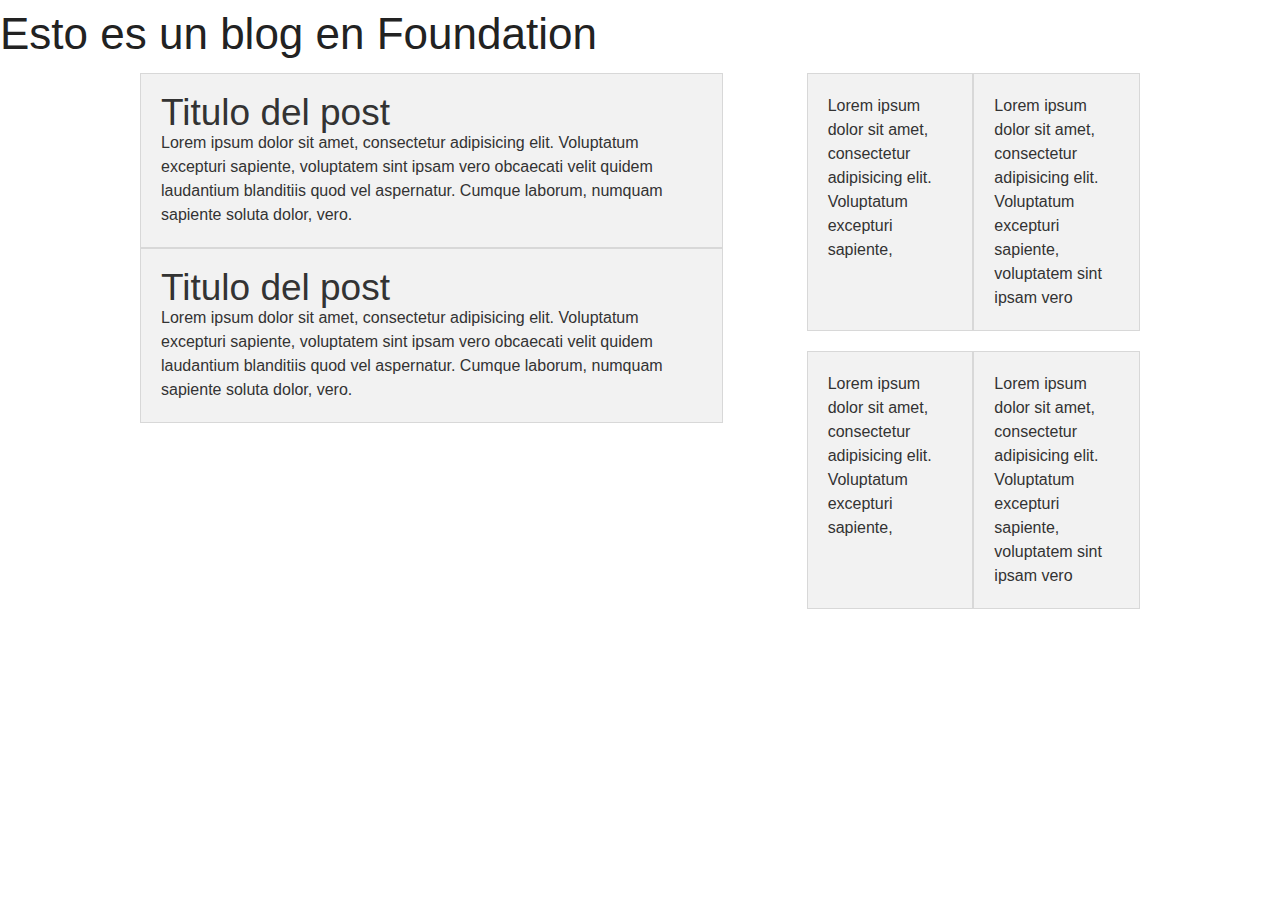
<file: blog_foundation/index.html>
<!DOCTYPE html>
<html lang="en">
<head>
	<meta charset="UTF-8">
	<meta name="viewport" content="width=device-width, initial-scale=1.0">
	<title>Esto va a ser un blog en foundation</title>
	<link rel="stylesheet" href="css/foundation.css">
	<script src="js/vendor/modernizr.js"></script>
</head>
<body>
	<header>
		<h1>Esto es un blog en Foundation</h1>
	</header>
	<section class="row">
		<section class="small-12 medium-8 large-7 columns" >
			<article class="row panel">
				<h2>Titulo del post</h2>
				Lorem ipsum dolor sit amet, consectetur adipisicing elit. Voluptatum excepturi sapiente, voluptatem sint ipsam vero obcaecati velit quidem laudantium blanditiis quod vel aspernatur. Cumque laborum, numquam sapiente soluta dolor, vero.
			</article>
			<article class="row panel">
				<h2>Titulo del post</h2>
				Lorem ipsum dolor sit amet, consectetur adipisicing elit. Voluptatum excepturi sapiente, voluptatem sint ipsam vero obcaecati velit quidem laudantium blanditiis quod vel aspernatur. Cumque laborum, numquam sapiente soluta dolor, vero.
			</article>
		</section>
		<section class="small-12 medium-4 large-4 columns">
			<section class="row" data-equalizer>
				<article class="small-6 columns panel" data-equalizer-watch>	
					Lorem ipsum dolor sit amet, consectetur adipisicing elit. Voluptatum excepturi sapiente,
				</article>
				<article class="small-6 columns panel" data-equalizer-watch>	
					Lorem ipsum dolor sit amet, consectetur adipisicing elit. Voluptatum excepturi sapiente, voluptatem sint ipsam vero 
				</article>
			</section>
			<section class="row" data-equalizer>
				<article class="small-6 columns panel" data-equalizer-watch>	
					Lorem ipsum dolor sit amet, consectetur adipisicing elit. Voluptatum excepturi sapiente,
				</article>
				<article class="small-6 columns panel" data-equalizer-watch>	
					Lorem ipsum dolor sit amet, consectetur adipisicing elit. Voluptatum excepturi sapiente, voluptatem sint ipsam vero 
				</article>
			</section>
		</section>
	</section>
	
	<script src="js/vendor/jquery.js"></script>
	<script src="js/foundation/foundation.js"></script>
	<script src="js/foundation/foundation.equalizer.js"></script>
	<script>
		$(document).foundation();
	</script>
</body>
</html>
</file>
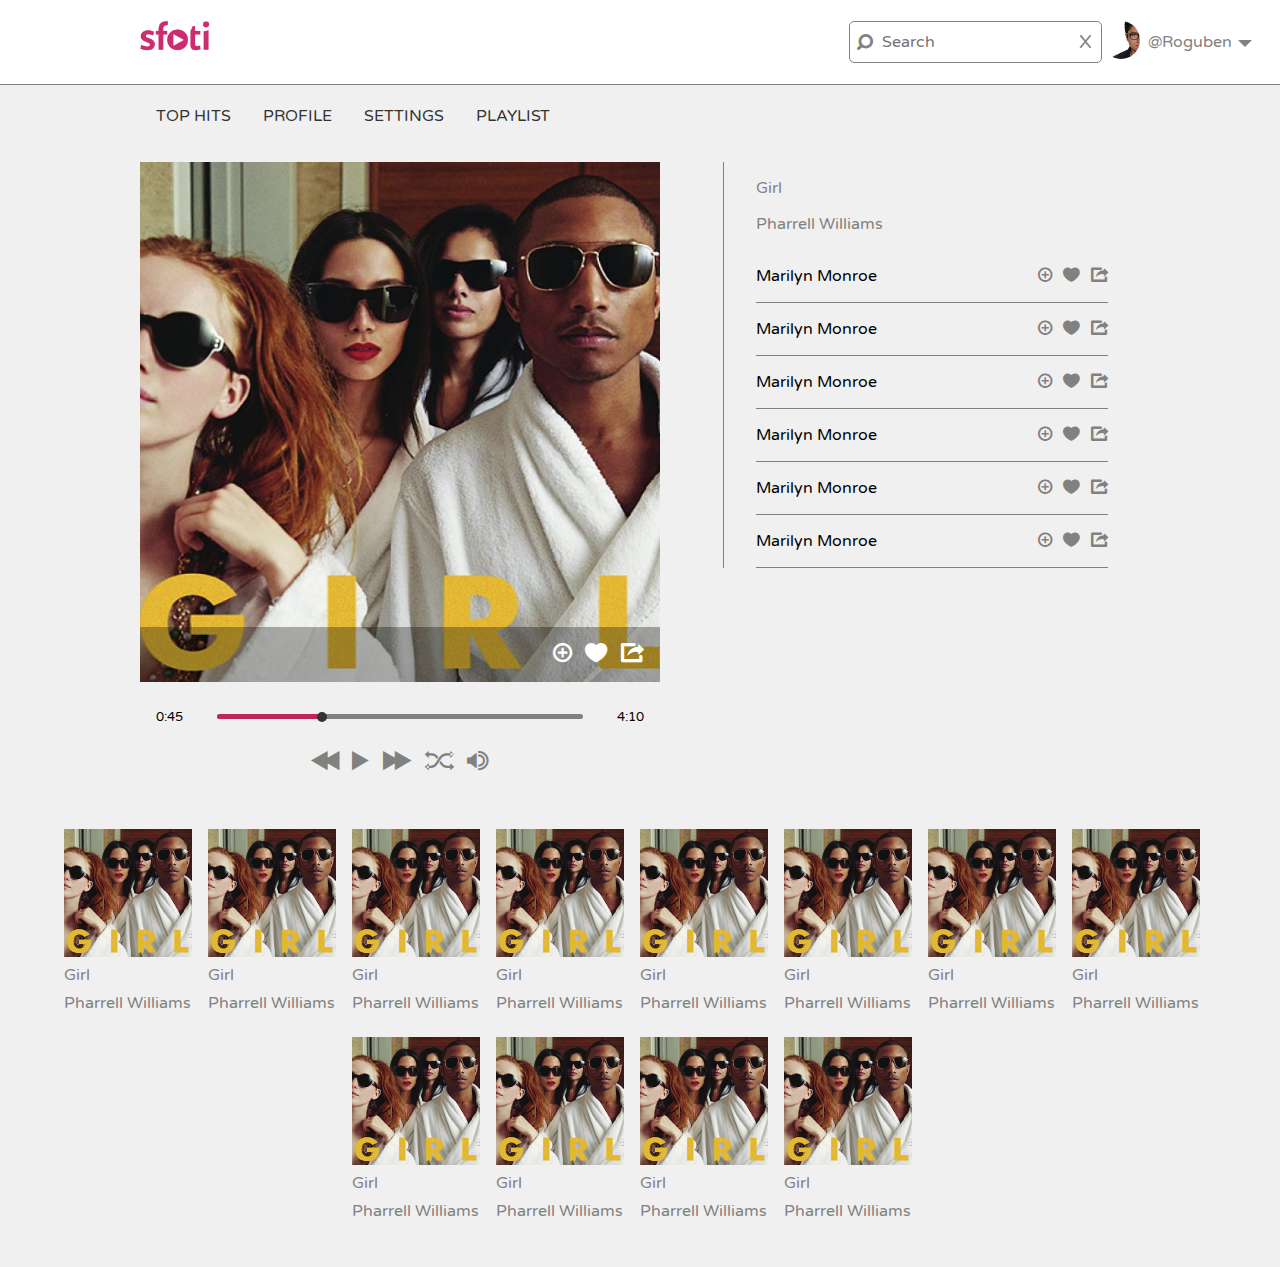
<file: sfotipy/index.html>
<!DOCTYPE html>
<html lang="en">
<head>
	<meta charset="UTF-8">
	<meta name="viewport" content="width=device-width, initial-scale=1, maximum-scale=1">
	<title>Document</title>
	<link href='http://fonts.googleapis.com/css?family=Varela+Round' rel='stylesheet' type='text/css'>
	<link rel="stylesheet" href="css/estilos.css">
</head>
<body>
	<header class="header relative border-bottom">
		<div class="logo">
			<div class="wrap center-block">
				<figure class="image isotipo left">
					<img src="img/logo.png" alt="Sfotipy">
				</figure>
				<div class="user right">
					<figure class="avatar round left">
						<img src="img/avatares/leonidas.jpg" alt="@Roguben" width="38" height="38">
					</figure>
					<span class="right username">@Roguben</span>
				</div>
				<div class="search right">
					<form action="" class="relative">
						<span class="icon-search search-icon"></span>
						<input type="text" placeholder="Search" class="input">
						<span class="close-icon">X</span>
					</form>
				</div>
			</div>
		</div>
		<a href="#" class="button-menu icon-menu"></a>
		<nav class="menu">
			<ul class="list center-block wrap">
				<li class="item">
					<a href="#">Top Hits</a>
				</li>
				<li class="item">
					<a href="#">Profile</a>
				</li>
				<li class="item">
					<a href="#">Settings</a>
				</li>
				<li class="item">
					<a href="#">Playlist</a>
				</li>
			</ul>
		</nav>
		<div class="title">
			<span>
				Top Hits
			</span>
		</div>
	</header>
	<section class="playing small medium large">
		<div class="music">
			<figure class="image relative">
				<img src="img/songs/test-playing.jpg" width="320" height="320" alt="Come Get it Bae Pharrell Williams">
				<div class="actions padding right-text">
					<a href="" class="action icon-add"></a>
					<a href="" class="action icon-love"></a>
					<a href="" class="action icon-share"></a>
				</div>
			</figure>
			<div class="padding">
				<div class="progress">
					<span class="min">0:45</span>
					<div class="total">
						<div class="state">
							<div class="circle round">
								
							</div>
						</div>
					</div>
					<span class="max">4:10</span>
				</div>
				<div class="description center-text border-bottom">
					<p class="name">
						Come Get it Bae
					</p>
					<p class="author">
						Pharrell Williams
					</p>
				</div>
				<div class="play center-text padding-tb">
					<a href="#" class="action gray icon-prev"></a>
					<a href="#" class="action gray icon-play"></a>
					<a href="#" class="action gray icon-next"></a>
					<a href="#" class="action gray icon-random"></a>
					<a href="#" class="action gray icon-vol"></a>
				</div>
			</div>
		</div>
		<div class="playlist right">
			<p class="name">
				Girl
			</p>
			<p class="author">
				Pharrell Williams
			</p>
			<ul class="list">
				<li class="item border-bottom">
					<span>Marilyn Monroe</span>
					<span class="right">
						<a href="" class="action icon-add gray"></a>
						<a href="" class="action icon-love gray"></a>
						<a href="" class="action icon-share gray"></a>
					</span>
				</li>
				<li class="item border-bottom">
					<span>Marilyn Monroe</span>
					<span class="right">
						<a href="" class="action icon-add gray"></a>
						<a href="" class="action icon-love gray"></a>
						<a href="" class="action icon-share gray"></a>
					</span>
				</li>
				<li class="item border-bottom">
					<span>Marilyn Monroe</span>
					<span class="right">
						<a href="" class="action icon-add gray"></a>
						<a href="" class="action icon-love gray"></a>
						<a href="" class="action icon-share gray"></a>
					</span>
				</li>
				<li class="item border-bottom">
					<span>Marilyn Monroe</span>
					<span class="right">
						<a href="" class="action icon-add gray"></a>
						<a href="" class="action icon-love gray"></a>
						<a href="" class="action icon-share gray"></a>
					</span>
				</li>
				<li class="item border-bottom">
					<span>Marilyn Monroe</span>
					<span class="right">
						<a href="" class="action icon-add gray"></a>
						<a href="" class="action icon-love gray"></a>
						<a href="" class="action icon-share gray"></a>
					</span>
				</li>
				<li class="item border-bottom">
					<span>Marilyn Monroe</span>
					<span class="right">
						<a href="" class="action icon-add gray"></a>
						<a href="" class="action icon-love gray"></a>
						<a href="" class="action icon-share gray"></a>
					</span>
				</li>
			</ul>
		</div>
	</section>
	<section class="container">
		<article class="song">
			<figure class="image">
				<img src="img/songs/test.jpg" width="128" height="128" alt="Girl Pharrell Williams">
			</figure>
			<p class="name">
				Girl
			</p>
			<p class="author">
				Pharrell Williams
			</p>
		</article>
		<article class="song">
			<figure class="image">
				<img src="img/songs/test.jpg" width="128" height="128" alt="Girl Pharrell Williams">
			</figure>
			<p class="name">
				Girl
			</p>
			<p class="author">
				Pharrell Williams
			</p>
		</article>
		<article class="song">
			<figure class="image">
				<img src="img/songs/test.jpg" width="128" height="128" alt="Girl Pharrell Williams">
			</figure>
			<p class="name">
				Girl
			</p>
			<p class="author">
				Pharrell Williams
			</p>
		</article>
		<article class="song">
			<figure class="image">
				<img src="img/songs/test.jpg" width="128" height="128" alt="Girl Pharrell Williams">
			</figure>
			<p class="name">
				Girl
			</p>
			<p class="author">
				Pharrell Williams
			</p>
		</article>
		<article class="song">
			<figure class="image">
				<img src="img/songs/test.jpg" width="128" height="128" alt="Girl Pharrell Williams">
			</figure>
			<p class="name">
				Girl
			</p>
			<p class="author">
				Pharrell Williams
			</p>
		</article>
		<article class="song">
			<figure class="image">
				<img src="img/songs/test.jpg" width="128" height="128" alt="Girl Pharrell Williams">
			</figure>
			<p class="name">
				Girl
			</p>
			<p class="author">
				Pharrell Williams
			</p>
		</article>
		<article class="song">
			<figure class="image">
				<img src="img/songs/test.jpg" width="128" height="128" alt="Girl Pharrell Williams">
			</figure>
			<p class="name">
				Girl
			</p>
			<p class="author">
				Pharrell Williams
			</p>
		</article>
		<article class="song">
			<figure class="image">
				<img src="img/songs/test.jpg" width="128" height="128" alt="Girl Pharrell Williams">
			</figure>
			<p class="name">
				Girl
			</p>
			<p class="author">
				Pharrell Williams
			</p>
		</article>
		<article class="song">
			<figure class="image">
				<img src="img/songs/test.jpg" width="128" height="128" alt="Girl Pharrell Williams">
			</figure>
			<p class="name">
				Girl
			</p>
			<p class="author">
				Pharrell Williams
			</p>
		</article>
		<article class="song">
			<figure class="image">
				<img src="img/songs/test.jpg" width="128" height="128" alt="Girl Pharrell Williams">
			</figure>
			<p class="name">
				Girl
			</p>
			<p class="author">
				Pharrell Williams
			</p>
		</article>
		<article class="song">
			<figure class="image">
				<img src="img/songs/test.jpg" width="128" height="128" alt="Girl Pharrell Williams">
			</figure>
			<p class="name">
				Girl
			</p>
			<p class="author">
				Pharrell Williams
			</p>
		</article>
		<article class="song">
			<figure class="image">
				<img src="img/songs/test.jpg" width="128" height="128" alt="Girl Pharrell Williams">
			</figure>
			<p class="name">
				Girl
			</p>
			<p class="author">
				Pharrell Williams
			</p>
		</article>
	</section>
</body>
</html>
</file>
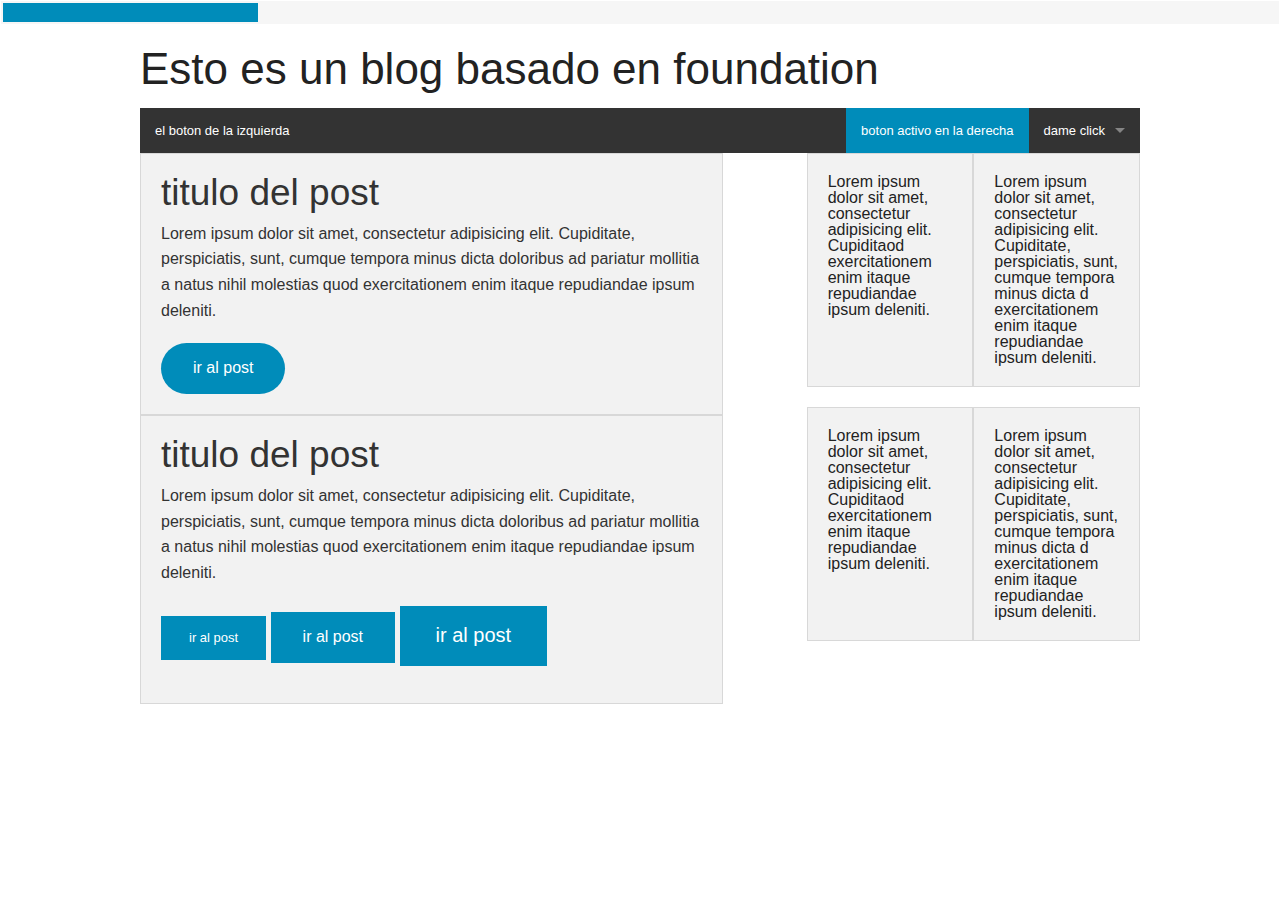
<file: Clase 1/ejercicio/index.html>
<!doctype html>
<html lang="en">
<head>
	<meta charset="UTF-8">
    <meta name="viewport" content="width=device-width, initial-scale=1.0" />
	<title>Esto va a ser un blog en foundation</title>
	<link rel="stylesheet" href="foundation/css/foundation.css" />
    <script src="foundation/js/vendor/modernizr.js"></script>
</head>
<body>
	<div class="progress">
	  <span class="meter" style="width:20%;"></span>
	</div>
	<header class="row">
		<h1>
			Esto es un blog basado en foundation
		</h1>
		<nav class="top-bar" data-topbar>
		  <ul class="title-area">
		  	<li class="name">
		    </li>
		    <li class="toggle-topbar menu-icon"><a href="#">Menu</a></li>
		  </ul>

		  <section class="top-bar-section">
		    <ul class="right">
		      <li class="active"><a href="#">boton activo en la derecha</a></li>
		      <li class="has-dropdown">
		        <a href="#">dame click</a>
		        <ul class="dropdown">
		          <li><a href="#">primer link del dropdown</a></li>
		        </ul>
		      </li>
		    </ul>

		    <ul class="left">
		      <li><a href="#">el boton de la izquierda</a></li>
		    </ul>
		  </section>
		</nav>
	</header>
	<section class="row">
		<section class="small-12 medium-8 large-7 columns">
			<article class="row panel">
				<h2>titulo del post</h2>
				<p>
					Lorem ipsum dolor sit amet, consectetur adipisicing elit. Cupiditate, perspiciatis, sunt, cumque tempora minus dicta doloribus ad pariatur mollitia a natus nihil molestias quod exercitationem enim itaque repudiandae ipsum deleniti.
				</p>
				<a href="" class="button radius round">ir al post</a>
			</article>
			<article class="row panel">
				<h2>titulo del post</h2>
				<p>
					Lorem ipsum dolor sit amet, consectetur adipisicing elit. Cupiditate, perspiciatis, sunt, cumque tempora minus dicta doloribus ad pariatur mollitia a natus nihil molestias quod exercitationem enim itaque repudiandae ipsum deleniti.
				</p>
				<a href="" class="button small">ir al post</a>
				<a href="" class="button medium">ir al post</a>
				<a href="" class="button large">ir al post</a>

			</article>
		</section>
		<section class="small-12 medium-4 large-4 columns">
			<section class="row" data-equalizer>
				<article class="small-6 columns panel" data-equalizer-watch>
					Lorem ipsum dolor sit amet, consectetur adipisicing elit. Cupiditaod exercitationem enim itaque repudiandae ipsum deleniti.
				</article>
				<article class="small-6 columns panel" data-equalizer-watch>
					Lorem ipsum dolor sit amet, consectetur adipisicing elit. Cupiditate, perspiciatis, sunt, cumque tempora minus dicta d exercitationem enim itaque repudiandae ipsum deleniti.
				</article>
			</section>
			<section class="row" data-equalizer>
				<article class="small-6 columns panel" data-equalizer-watch>
					Lorem ipsum dolor sit amet, consectetur adipisicing elit. Cupiditaod exercitationem enim itaque repudiandae ipsum deleniti.
				</article>
				<article class="small-6 columns panel" data-equalizer-watch>
					Lorem ipsum dolor sit amet, consectetur adipisicing elit. Cupiditate, perspiciatis, sunt, cumque tempora minus dicta d exercitationem enim itaque repudiandae ipsum deleniti.
				</article>
			</section>
		</section>
	</section>
	<!-- <section class="row">
		Lorem ipsum dolor sit amet, consectetur adipisicing elit. Pariatur, quaerat, eum, cum, sequi voluptatibus sit debitis aliquid rem iure molestiae illum atque dolores. Quia dolorem accusamus quam ipsum quidem aperiam!
	</section> -->
	<script src="foundation/js/vendor/jquery.js"></script>
    <script src="foundation/js/foundation.min.js"></script>
    <script>
      $(document).foundation();
    </script>
</body>
</html>
</file>
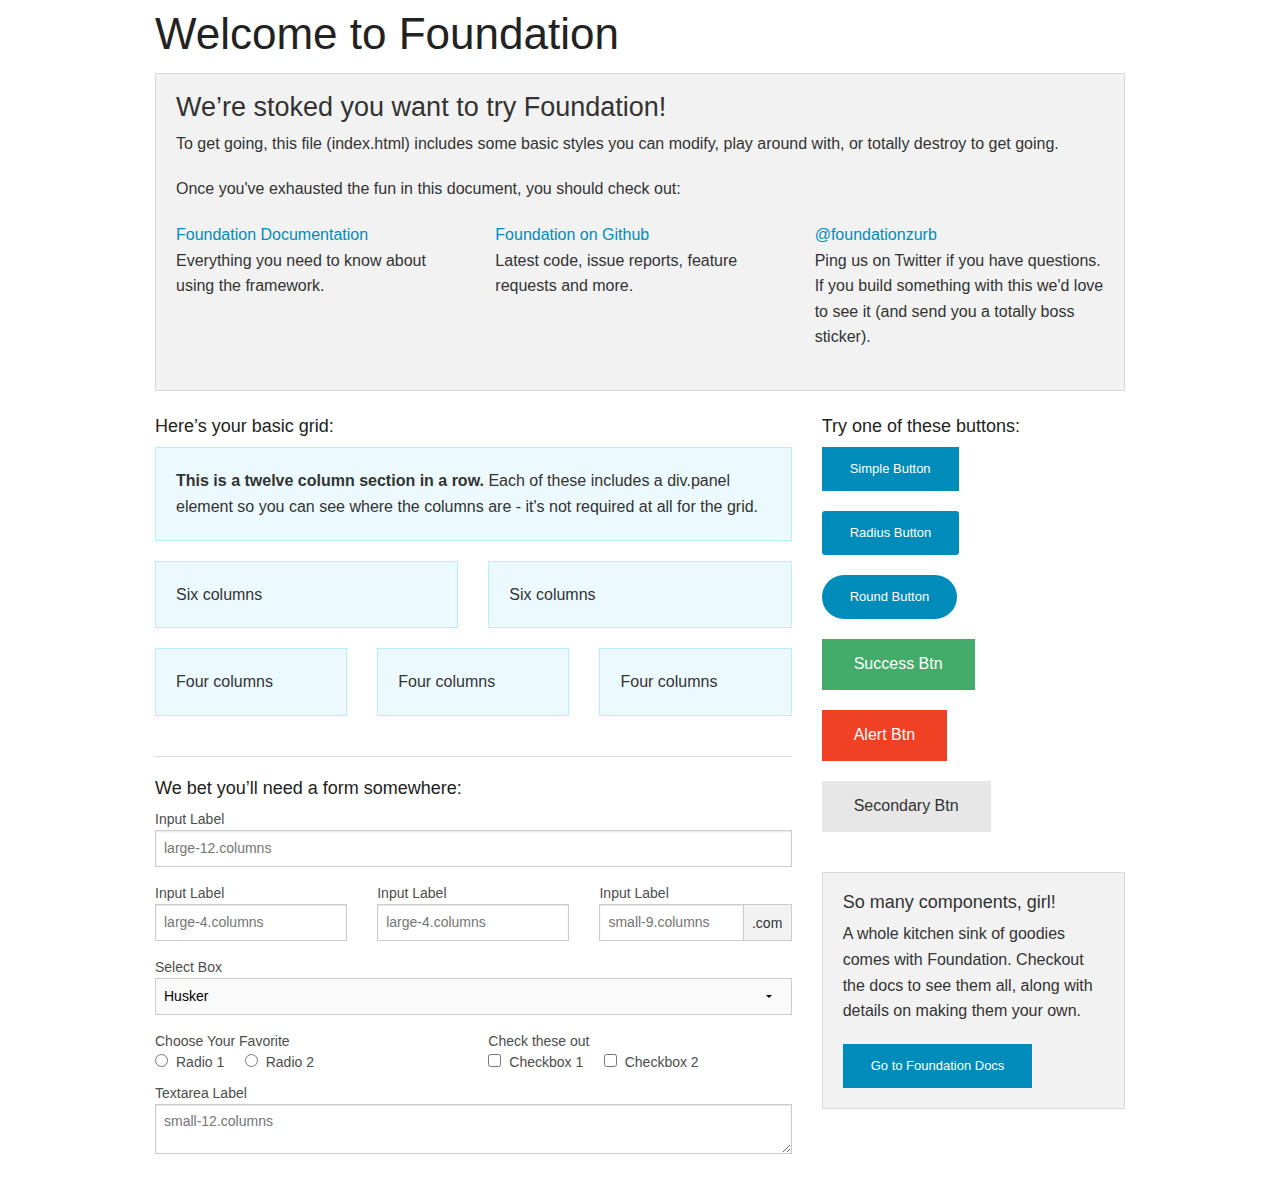
<file: Clase 1/ejercicio/foundation/index.html>
<!doctype html>
<html class="no-js" lang="en">
  <head>
    <meta charset="utf-8" />
    <meta name="viewport" content="width=device-width, initial-scale=1.0" />
    <title>Foundation | Welcome</title>
    <link rel="stylesheet" href="css/foundation.css" />
    <script src="js/vendor/modernizr.js"></script>
  </head>
  <body>
    
    <div class="row">
      <div class="large-12 columns">
        <h1>Welcome to Foundation</h1>
      </div>
    </div>
    
    <div class="row">
      <div class="large-12 columns">
      	<div class="panel">
	        <h3>We&rsquo;re stoked you want to try Foundation! </h3>
	        <p>To get going, this file (index.html) includes some basic styles you can modify, play around with, or totally destroy to get going.</p>
	        <p>Once you've exhausted the fun in this document, you should check out:</p>
	        <div class="row">
	        	<div class="large-4 medium-4 columns">
	    		<p><a href="http://foundation.zurb.com/docs">Foundation Documentation</a><br />Everything you need to know about using the framework.</p>
	    	</div>
	        	<div class="large-4 medium-4 columns">
	        		<p><a href="http://github.com/zurb/foundation">Foundation on Github</a><br />Latest code, issue reports, feature requests and more.</p>
	        	</div>
	        	<div class="large-4 medium-4 columns">
	        		<p><a href="http://twitter.com/foundationzurb">@foundationzurb</a><br />Ping us on Twitter if you have questions. If you build something with this we'd love to see it (and send you a totally boss sticker).</p>
	        	</div>        
					</div>
      	</div>
      </div>
    </div>

    <div class="row">
      <div class="large-8 medium-8 columns">
        <h5>Here&rsquo;s your basic grid:</h5>
        <!-- Grid Example -->

        <div class="row">
          <div class="large-12 columns">
            <div class="callout panel">
              <p><strong>This is a twelve column section in a row.</strong> Each of these includes a div.panel element so you can see where the columns are - it's not required at all for the grid.</p>
            </div>
          </div>
        </div>
        <div class="row">
          <div class="large-6 medium-6 columns">
            <div class="callout panel">
              <p>Six columns</p>
            </div>
          </div>
          <div class="large-6 medium-6 columns">
            <div class="callout panel">
              <p>Six columns</p>
            </div>
          </div>
        </div>
        <div class="row">
          <div class="large-4 medium-4 small-4 columns">
            <div class="callout panel">
              <p>Four columns</p>
            </div>
          </div>
          <div class="large-4 medium-4 small-4 columns">
            <div class="callout panel">
              <p>Four columns</p>
            </div>
          </div>
          <div class="large-4 medium-4 small-4 columns">
            <div class="callout panel">
              <p>Four columns</p>
            </div>
          </div>
        </div>
        
        <hr />
                
        <h5>We bet you&rsquo;ll need a form somewhere:</h5>
        <form>
				  <div class="row">
				    <div class="large-12 columns">
				      <label>Input Label</label>
				      <input type="text" placeholder="large-12.columns" />
				    </div>
				  </div>
				  <div class="row">
				    <div class="large-4 medium-4 columns">
				      <label>Input Label</label>
				      <input type="text" placeholder="large-4.columns" />
				    </div>
				    <div class="large-4 medium-4 columns">
				      <label>Input Label</label>
				      <input type="text" placeholder="large-4.columns" />
				    </div>
				    <div class="large-4 medium-4 columns">
				      <div class="row collapse">
				        <label>Input Label</label>
				        <div class="small-9 columns">
				          <input type="text" placeholder="small-9.columns" />
				        </div>
				        <div class="small-3 columns">
				          <span class="postfix">.com</span>
				        </div>
				      </div>
				    </div>
				  </div>
				  <div class="row">
				    <div class="large-12 columns">
				      <label>Select Box</label>
				      <select>
				        <option value="husker">Husker</option>
				        <option value="starbuck">Starbuck</option>
				        <option value="hotdog">Hot Dog</option>
				        <option value="apollo">Apollo</option>
				      </select>
				    </div>
				  </div>
				  <div class="row">
				    <div class="large-6 medium-6 columns">
				      <label>Choose Your Favorite</label>
				      <input type="radio" name="pokemon" value="Red" id="pokemonRed"><label for="pokemonRed">Radio 1</label>
				      <input type="radio" name="pokemon" value="Blue" id="pokemonBlue"><label for="pokemonBlue">Radio 2</label>
				    </div>
				    <div class="large-6 medium-6 columns">
				      <label>Check these out</label>
				      <input id="checkbox1" type="checkbox"><label for="checkbox1">Checkbox 1</label>
				      <input id="checkbox2" type="checkbox"><label for="checkbox2">Checkbox 2</label>
				    </div>
				  </div>
				  <div class="row">
				    <div class="large-12 columns">
				      <label>Textarea Label</label>
				      <textarea placeholder="small-12.columns"></textarea>
				    </div>
				  </div>
				</form>
      </div>     

      <div class="large-4 medium-4 columns">
			  <h5>Try one of these buttons:</h5>
			  <p><a href="#" class="small button">Simple Button</a><br/>
        <a href="#" class="small radius button">Radius Button</a><br/>
        <a href="#" class="small round button">Round Button</a><br/>            
        <a href="#" class="medium success button">Success Btn</a><br/>
        <a href="#" class="medium alert button">Alert Btn</a><br/>
        <a href="#" class="medium secondary button">Secondary Btn</a></p>           
				<div class="panel">
        	<h5>So many components, girl!</h5>
        	<p>A whole kitchen sink of goodies comes with Foundation. Checkout the docs to see them all, along with details on making them your own.</p>
        	<a href="http://foundation.zurb.com/docs/" class="small button">Go to Foundation Docs</a>          
        </div>
      </div>
    </div>
    
    <script src="js/vendor/jquery.js"></script>
    <script src="js/foundation.min.js"></script>
    <script>
      $(document).foundation();
    </script>
  </body>
</html>
</file>
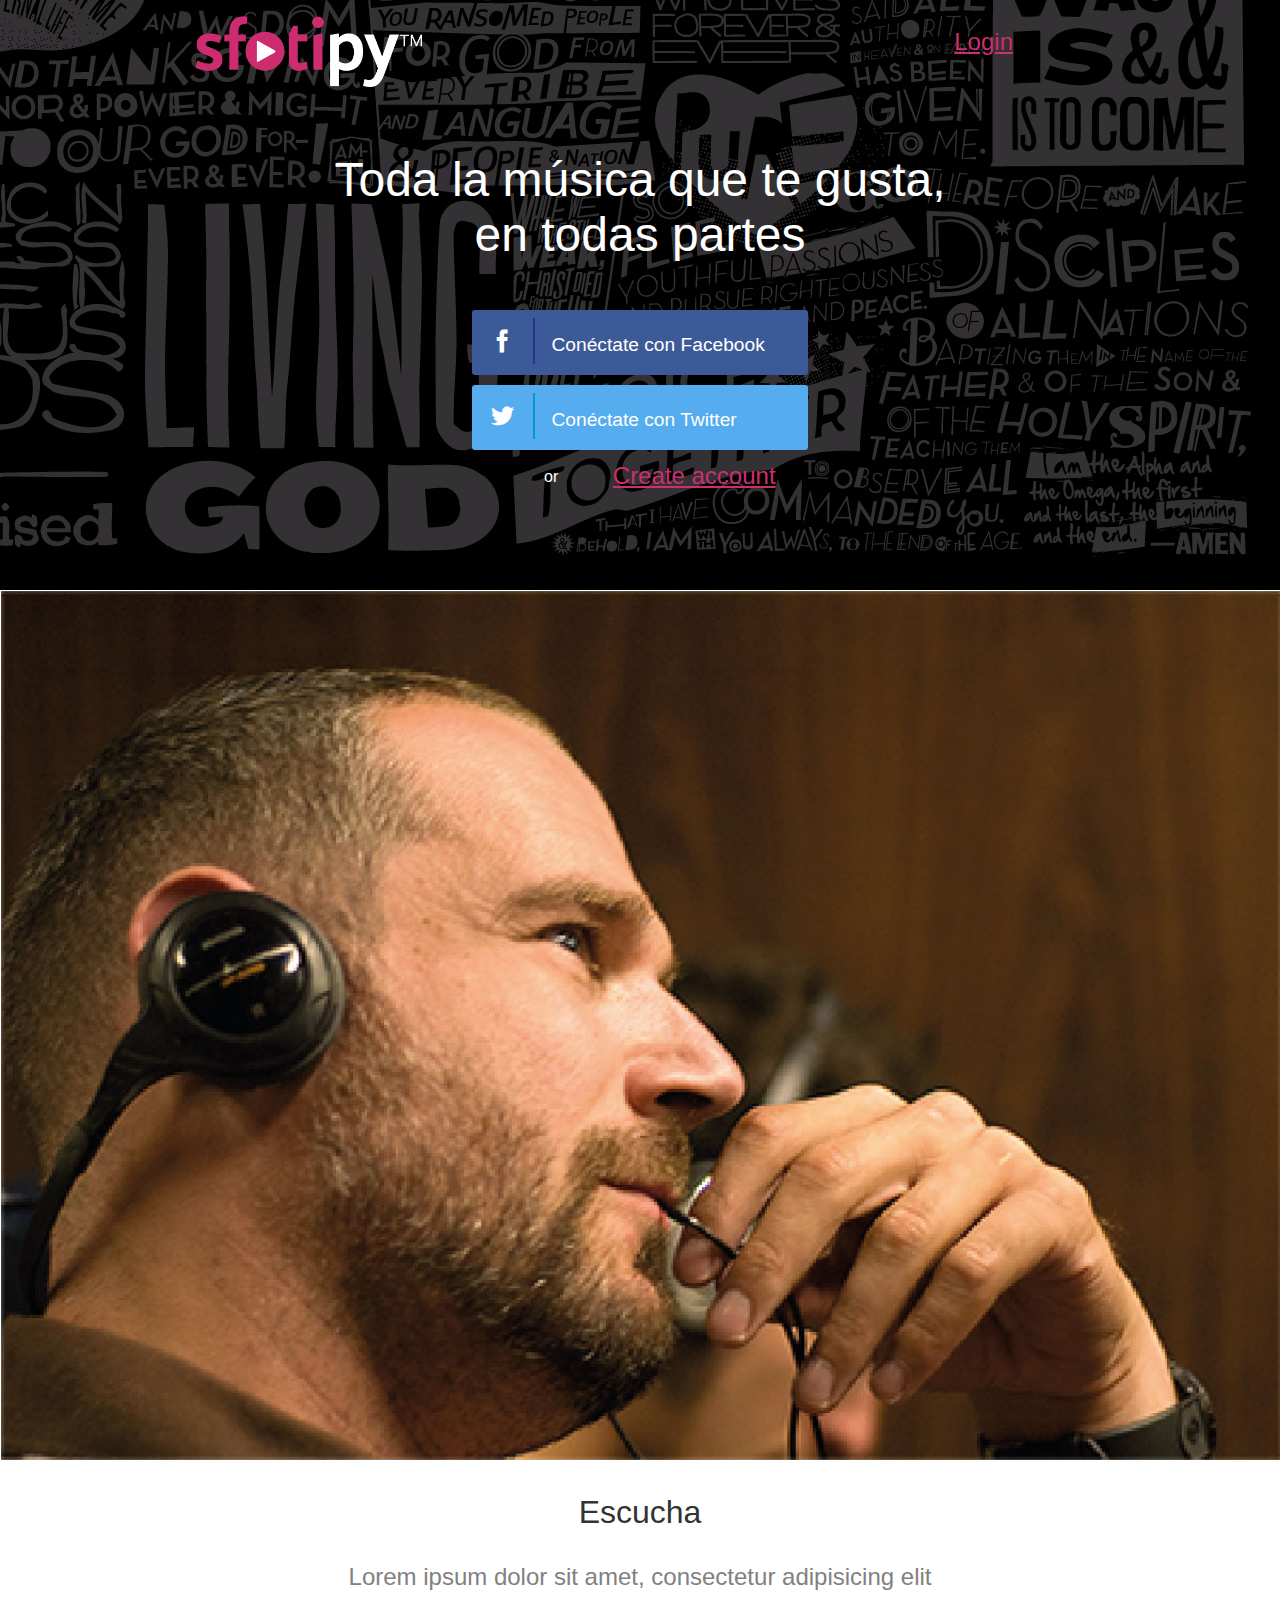
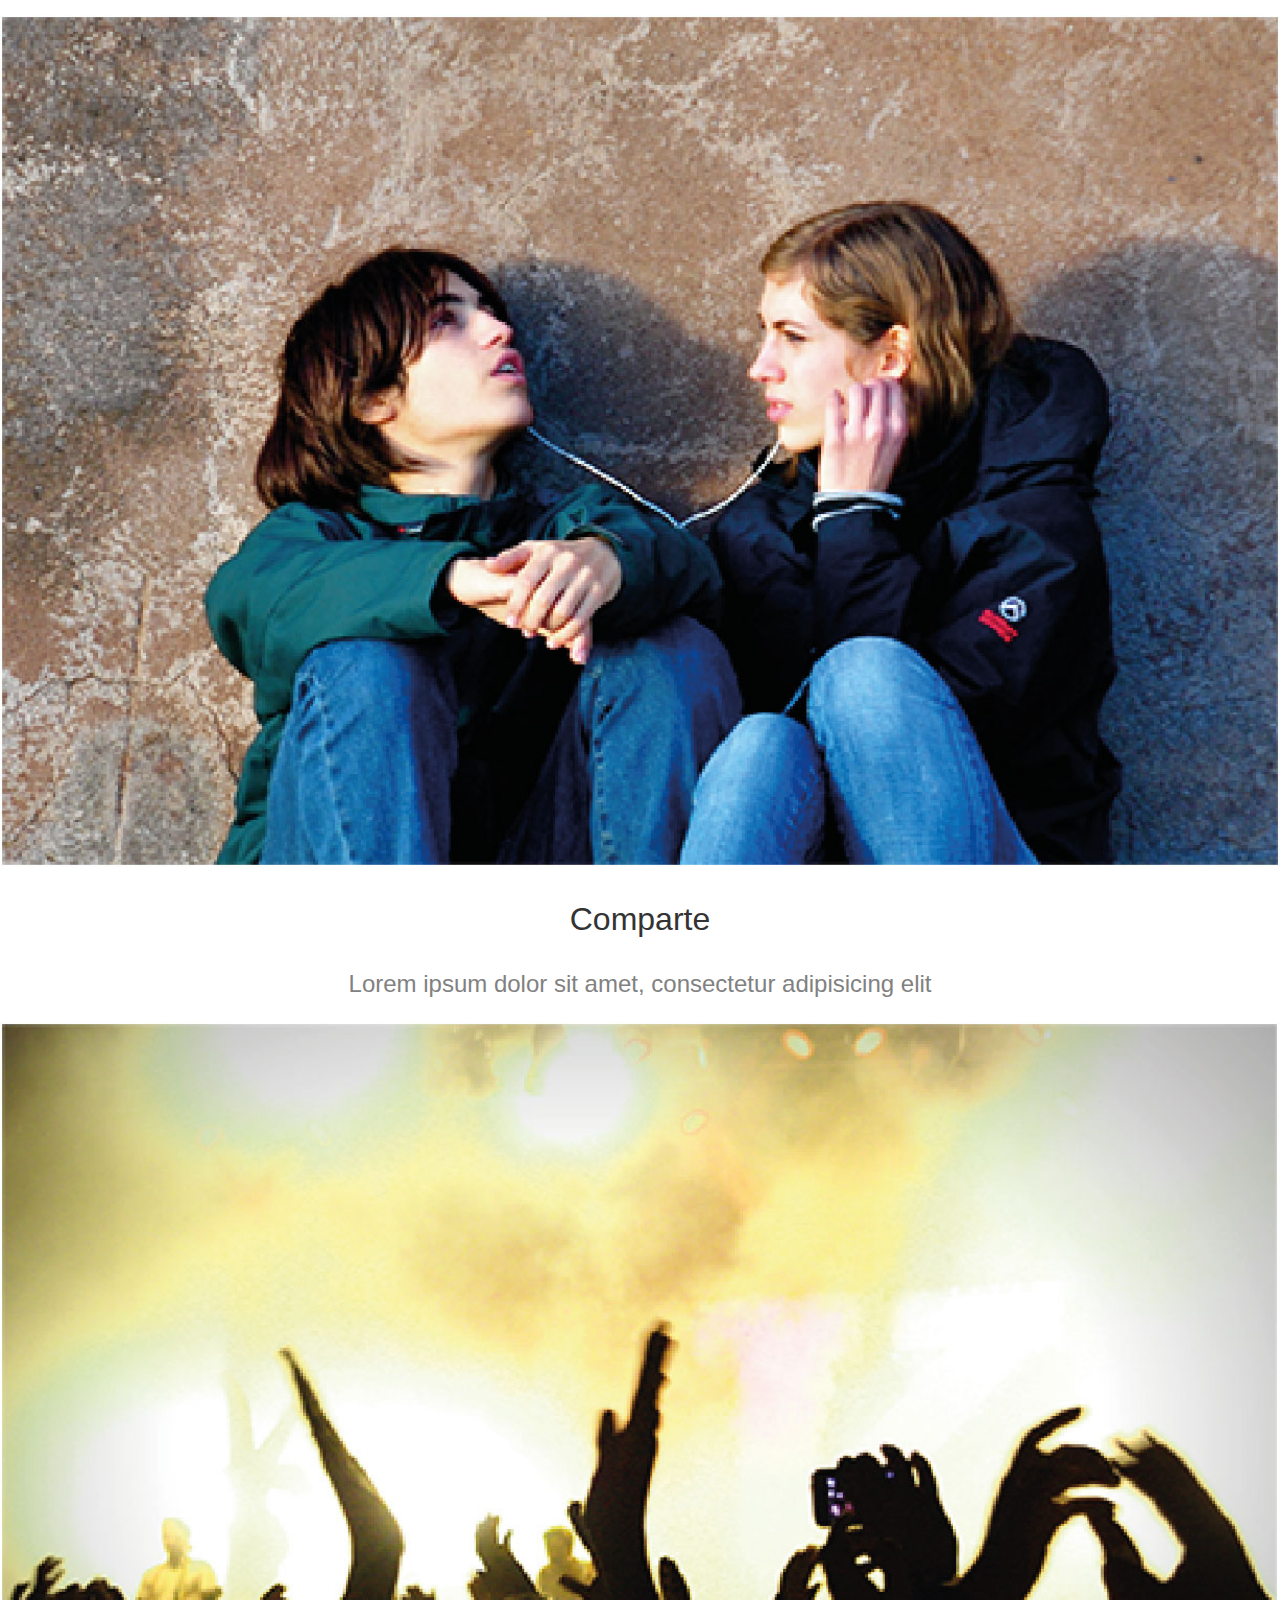
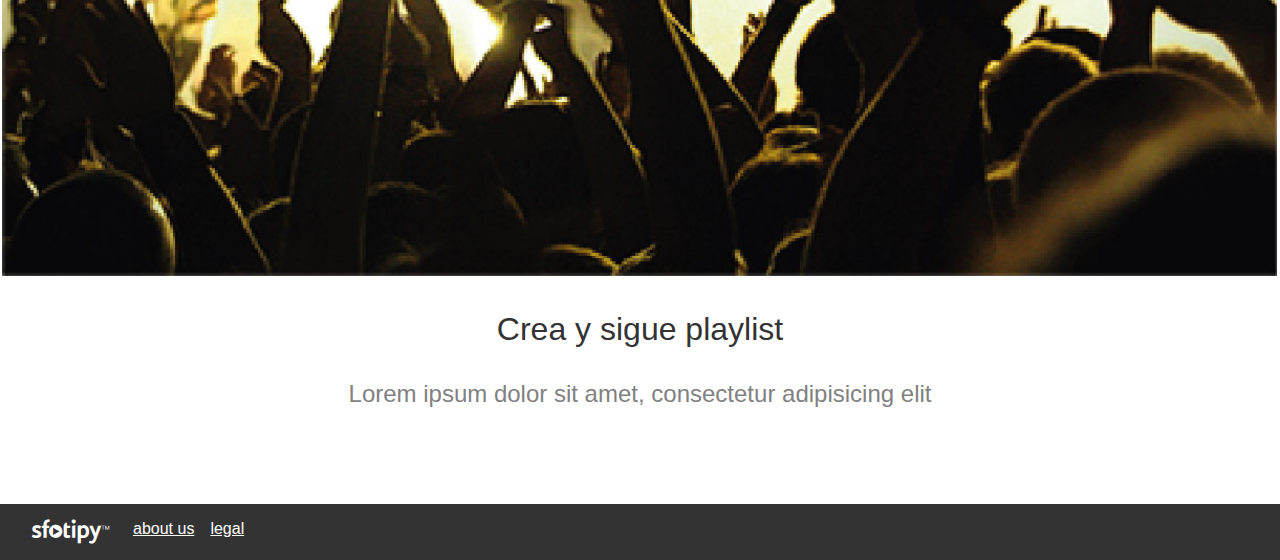
<file: sfotipy/inicio.html>
<!DOCTYPE html>
<html lang="en">
<head>
	<meta charset="UTF-8">
	<meta name="viewport" content="width=device-width, initial-scale=1, maximum-scale=1">
	<title>Inicio</title>
	<link href='http://fonts.googleapis.com/css?family=Varela+Round' rel='stylesheet' type='text/css'>
	<link rel="stylesheet" href="css/inicio.css">
</head>
<body>
	<section class="small medium large center-block cover relative">
		<figure class="cover-logo center-block">
			<img src="img/logo.png" width="190">
		</figure>
		<h1 class="title center-block">
			Toda la música que te gusta, en todas partes
		</h1>
		<a href="#" class="btn facebook center-block">
			<span class="icon-facebook fb-icon"></span>
			Conéctate con Facebook
		</a>
		<a href="#" class="btn twitter center-block">
			<span class="icon-twitter tw-icon"></span>
			Conéctate con Twitter
		</a>
		<span class="span-create center-block relative">or</span>
	</section>
	<section class="small medium large center-block account">
		<a href="#">Login</a>
		<a href="#">Create account</a>
	</section>
	<section class="small medium large center-block listen">
		<figure class="image">
			<img src="img/listen.jpg" width="320" height="120">
		</figure>
		<h3>Escucha</h3>
		<p>Lorem ipsum dolor sit amet, consectetur adipisicing elit</p>
	</section>
	<section class="small medium large center-block share">
		<figure class="image">
			<img src="img/share.jpg" width="320" height="120">
		</figure>
		<h3>Comparte</h3>
		<p>Lorem ipsum dolor sit amet, consectetur adipisicing elit</p>
	</section>
	<section class="small medium large center-block create">
		<figure class="image">
			<img src="img/create.jpg" width="320" height="120">
		</figure>
		<h3>Crea y sigue playlist</h3>
		<p>Lorem ipsum dolor sit amet, consectetur adipisicing elit</p>
		<h2>Empieza a escuchar ya</h2>
	</section>
	<footer class="small medium large center-block footer">
		<span class="icon-sfotipy footer-icon left"></span>
		<div class="footer-link">
			<a href="#">legal</a>
			<a href="#">about us</a>
		</div>
	</footer>
</body>
</html>
</file>
<file: sfotipy/css/estilos.css>
/* normalize.css v3.0.2 | MIT License | git.io/normalize */
html{font-family:sans-serif;-ms-text-size-adjust:100%;-webkit-text-size-adjust:100%}body{margin:0}article,aside,details,figcaption,figure,footer,header,hgroup,main,menu,nav,section,summary{display:block}audio,canvas,progress,video{display:inline-block;vertical-align:baseline}audio:not([controls]){display:none;height:0}[hidden],template{display:none}a{background-color:transparent;}a:active,a:hover{outline:0}abbr[title]{border-bottom:1px dotted}b,strong{font-weight:bold}dfn{font-style:italic}h1{font-size:2em;margin:.67em 0}mark{background:#ff0;color:#000}small{font-size:80%}sub,sup{font-size:75%;line-height:0;position:relative;vertical-align:baseline}sup{top:-.5em}sub{bottom:-.25em}img{border:0}svg:not(:root){overflow:hidden}figure{margin:1em 40px}hr{-moz-box-sizing:content-box;box-sizing:content-box;height:0}pre{overflow:auto}code,kbd,pre,samp{font-family:monospace,monospace;font-size:1em}button,input,optgroup,select,textarea{color:inherit;font:inherit;margin:0}button{overflow:visible}button,select{text-transform:none}button,html input[type="button"],input[type="reset"],input[type="submit"]{-webkit-appearance:button;cursor:pointer}button[disabled],html input[disabled]{cursor:default}button::-moz-focus-inner,input::-moz-focus-inner{border:0;padding:0}input{line-height:normal}input[type="checkbox"],input[type="radio"]{box-sizing:border-box;padding:0}input[type="number"]::-webkit-inner-spin-button,input[type="number"]::-webkit-outer-spin-button{height:auto}input[type="search"]{-webkit-appearance:textfield;-moz-box-sizing:content-box;-webkit-box-sizing:content-box;box-sizing:content-box}input[type="search"]::-webkit-search-cancel-button,input[type="search"]::-webkit-search-decoration{-webkit-appearance:none}fieldset{border:1px solid #c0c0c0;margin:0 2px;padding:.35em .625em .75em}legend{border:0;padding:0}textarea{overflow:auto}optgroup{font-weight:bold}table{border-collapse:collapse;border-spacing:0}td,th{padding:0}/* normalize.css v3.0.2 | MIT License | git.io/normalize */
html{font-family:sans-serif;-ms-text-size-adjust:100%;-webkit-text-size-adjust:100%}body{margin:0}article,aside,details,figcaption,figure,footer,header,hgroup,main,menu,nav,section,summary{display:block}audio,canvas,progress,video{display:inline-block;vertical-align:baseline}audio:not([controls]){display:none;height:0}[hidden],template{display:none}a{background-color:transparent;}a:active,a:hover{outline:0}abbr[title]{border-bottom:1px dotted}b,strong{font-weight:bold}dfn{font-style:italic}h1{font-size:2em;margin:.67em 0}mark{background:#ff0;color:#000}small{font-size:80%}sub,sup{font-size:75%;line-height:0;position:relative;vertical-align:baseline}sup{top:-.5em}sub{bottom:-.25em}img{border:0}svg:not(:root){overflow:hidden}figure{margin:1em 40px}hr{-moz-box-sizing:content-box;-webkit-box-sizing:content-box;-moz-box-sizing:content-box;box-sizing:content-box;height:0}pre{overflow:auto}code,kbd,pre,samp{font-family:monospace,monospace;font-size:1em}button,input,optgroup,select,textarea{color:inherit;font:inherit;margin:0}button{overflow:visible}button,select{text-transform:none}button,html input[type="button"],input[type="reset"],input[type="submit"]{-webkit-appearance:button;cursor:pointer}button[disabled],html input[disabled]{cursor:default}button::-moz-focus-inner,input::-moz-focus-inner{border:0;padding:0}input{line-height:normal}input[type="checkbox"],input[type="radio"]{-webkit-box-sizing:border-box;-moz-box-sizing:border-box;box-sizing:border-box;padding:0}input[type="number"]::-webkit-inner-spin-button,input[type="number"]::-webkit-outer-spin-button{height:auto}input[type="search"]{-webkit-appearance:textfield;-moz-box-sizing:content-box;-webkit-box-sizing:content-box;-webkit-box-sizing:content-box;-moz-box-sizing:content-box;box-sizing:content-box}input[type="search"]::-webkit-search-cancel-button,input[type="search"]::-webkit-search-decoration{-webkit-appearance:none}fieldset{border:1px solid #c0c0c0;margin:0 2px;padding:.35em .625em .75em}legend{border:0;padding:0}textarea{overflow:auto}optgroup{font-weight:bold}table{border-collapse:collapse;border-spacing:0}td,th{padding:0}@font-face{font-family:'sfotipy';src:url("../fonts/sfotipy.eot?kt9bol");src:url("../fonts/sfotipy.eot?#iefixkt9bol") format('embedded-opentype'),url("../fonts/sfotipy.woff?kt9bol") format('woff'),url("../fonts/sfotipy.ttf?kt9bol") format('truetype'),url("../fonts/sfotipy.svg?kt9bol#sfotipy") format('svg');font-weight:normal;font-style:normal}[class^="icon-"],[class*=" icon-"]{font-family:'sfotipy';speak:none;font-style:normal;font-weight:normal;font-variant:normal;text-transform:none;line-height:1;-webkit-font-smoothing:antialiased;-moz-osx-font-smoothing:grayscale}.icon-mail:before{content:"\e60f"}.icon-sfotipy:before{content:"\e60d"}.icon-menu:before{content:"\e60e"}.icon-stop:before{content:"\e60c"}.icon-search:before{content:"\e600"}.icon-lock:before{content:"\e601"}.icon-user:before{content:"\e602"}.icon-share:before{content:"\e603"}.icon-random:before{content:"\e604"}.icon-love:before{content:"\e605"}.icon-add:before{content:"\e606"}.icon-mute:before{content:"\e607"}.icon-vol:before{content:"\e608"}.icon-play:before{content:"\e609"}.icon-next:before{content:"\e60a"}.icon-prev:before{content:"\e60b"}.icon-facebook:before{content:"\e610"}.icon-twitter:before{content:"\e611"}a{text-decoration:none}body{font-size:16px;font-family:'Varela Round',sans-serif}img{vertical-align:top}figure{margin:0}ul{margin:0;padding:0}.avatar{height:38px;width:38px}.button-menu{color:#333;left:.5em;margin-top:-10px;position:absolute;top:50%}.close-icon{color:#818181;font-size:1.2em;position:absolute;right:.5em;top:.5em}.header{height:3.5em;}.header .title{font-size:1.1em;line-height:3.5em;margin:0;text-align:center}.input{border:1px solid #818181;-webkit-border-radius:5px;border-radius:5px;height:2.5em;padding:0 1em 0 2em}.isotipo{width:122px}.logo{background:#fff;display:none;overflow:hidden;padding:1.3em 0}.menu{background:#f0f0f0;border-top:1px solid #818181;display:none;overflow:hidden;}.menu .item{float:left;list-style:none;}.menu .item a{border-top:5px solid transparent;color:#333;cursor:pointer;display:block;padding:1em;text-transform:uppercase;}.menu .item a:hover{border-top:5px solid #818181}.search-icon{color:#818181;left:.5em;position:absolute;top:.8em}.username{color:#818181;margin-left:.5em;position:absolute;top:2em;}.username:after{border-left:7px solid transparent;border-right:7px solid transparent;border-top:7px solid #818181;content:"";display:inline-block;margin-left:.4em}.description .name{color:#333;font-size:1.3em;margin-bottom:0}.description .author{margin-top:0}.playing.small{width:20em;margin:0 auto}.playlist{display:none;border-left:1px solid #818181;width:22em;padding:0 2em;}.playlist .list{list-style:none}.playlist .item{padding:1em 0}.playlist .action{font-size:.9em}.progress{margin:1em 0;position:relative;}.progress .min,.progress .max{font-size:.8em;position:absolute;top:-5px}.progress .min{left:0}.progress .max{right:0}.progress .total{background:#818181;-webkit-border-radius:5px;border-radius:5px;height:5px;margin:0 auto;width:75%}.progress .state{background:#bd255b;-webkit-border-radius:5px;border-radius:5px;height:5px;position:relative;width:30%;-webkit-animation:10s state infinite linear;-moz-animation:10s state infinite linear;-o-animation:10s state infinite linear;-ms-animation:10s state infinite linear;animation:10s state infinite linear}.progress .circle{background:#333;height:10px;position:absolute;right:0;top:-2px;width:10px;-webkit-animation:1s circle infinite;-moz-animation:1s circle infinite;-o-animation:1s circle infinite;-ms-animation:1s circle infinite;animation:1s circle infinite}.action{color:#fff;font-size:1.2em;margin-right:.5em;}.action:last-child{margin-right:0}.action.gray{color:#818181}.actions{background:rgba(0,0,0,0.3);bottom:0;left:0;right:0;position:absolute}.container{font-size:0;padding:1.4rem;text-align:center;display:block}.song{display:inline-block;font-size:1rem;margin-right:1em;margin-bottom:1em;text-align:left;width:8rem;}.song:nth-child(even){margin-right:0}.song p{margin:.5em 0}.author{color:#818181}.name{color:#818181}.border-bottom{border-bottom:1px solid #818181}.center-block{margin:0 auto}.center-text{text-align:center}.left{float:left}.padding{padding:1em}.padding-tb{padding:1em 0}.right{float:right}.right-text{text-align:right}.relative{position:relative}.round{-webkit-border-radius:50%;border-radius:50%;overflow:hidden}.wrap{width:1000px}@media screen and (min-width:480px){.song:nth-child(even){margin-right:1em}.image img{width:100%;height:auto}.playing.medium{width:auto}}@media screen and (min-width:1000px){body{background:#f0f0f0}.button-menu{display:none}.header{height:auto;border:none;}.header .title{display:none}.logo,.playlist,.menu{display:block}.music{width:32.5em;float:left;}.music .description{display:none}.playing{padding-top:1.3em;}.playing.large{margin:0 auto;width:62.5em;overflow:hidden}}@-moz-keyframes state{0%{width:0%}100%{width:100%}}@-webkit-keyframes state{0%{width:0%}100%{width:100%}}@-o-keyframes state{0%{width:0%}100%{width:100%}}@keyframes state{0%{width:0%}100%{width:100%}}@-moz-keyframes circle{0%{-webkit-transform:scale(1);-moz-transform:scale(1);-o-transform:scale(1);-ms-transform:scale(1);transform:scale(1)}100%{-webkit-transform:scale(1.5);-moz-transform:scale(1.5);-o-transform:scale(1.5);-ms-transform:scale(1.5);transform:scale(1.5);opacity:0;-ms-filter:"progid:DXImageTransform.Microsoft.Alpha(Opacity=0)";filter:alpha(opacity=0)}}@-webkit-keyframes circle{0%{-webkit-transform:scale(1);-moz-transform:scale(1);-o-transform:scale(1);-ms-transform:scale(1);transform:scale(1)}100%{-webkit-transform:scale(1.5);-moz-transform:scale(1.5);-o-transform:scale(1.5);-ms-transform:scale(1.5);transform:scale(1.5);opacity:0;-ms-filter:"progid:DXImageTransform.Microsoft.Alpha(Opacity=0)";filter:alpha(opacity=0)}}@-o-keyframes circle{0%{-webkit-transform:scale(1);-moz-transform:scale(1);-o-transform:scale(1);-ms-transform:scale(1);transform:scale(1)}100%{-webkit-transform:scale(1.5);-moz-transform:scale(1.5);-o-transform:scale(1.5);-ms-transform:scale(1.5);transform:scale(1.5);opacity:0;-ms-filter:"progid:DXImageTransform.Microsoft.Alpha(Opacity=0)";filter:alpha(opacity=0)}}@keyframes circle{0%{-webkit-transform:scale(1);-moz-transform:scale(1);-o-transform:scale(1);-ms-transform:scale(1);transform:scale(1)}100%{-webkit-transform:scale(1.5);-moz-transform:scale(1.5);-o-transform:scale(1.5);-ms-transform:scale(1.5);transform:scale(1.5);opacity:0;-ms-filter:"progid:DXImageTransform.Microsoft.Alpha(Opacity=0)";filter:alpha(opacity=0)}}
</file>
<file: sfotipy/css/inicio.css>
/* normalize.css v3.0.2 | MIT License | git.io/normalize */
html{font-family:sans-serif;-ms-text-size-adjust:100%;-webkit-text-size-adjust:100%}body{margin:0}article,aside,details,figcaption,figure,footer,header,hgroup,main,menu,nav,section,summary{display:block}audio,canvas,progress,video{display:inline-block;vertical-align:baseline}audio:not([controls]){display:none;height:0}[hidden],template{display:none}a{background-color:transparent;}a:active,a:hover{outline:0}abbr[title]{border-bottom:1px dotted}b,strong{font-weight:bold}dfn{font-style:italic}h1{font-size:2em;margin:.67em 0}mark{background:#ff0;color:#000}small{font-size:80%}sub,sup{font-size:75%;line-height:0;position:relative;vertical-align:baseline}sup{top:-.5em}sub{bottom:-.25em}img{border:0}svg:not(:root){overflow:hidden}figure{margin:1em 40px}hr{-moz-box-sizing:content-box;box-sizing:content-box;height:0}pre{overflow:auto}code,kbd,pre,samp{font-family:monospace,monospace;font-size:1em}button,input,optgroup,select,textarea{color:inherit;font:inherit;margin:0}button{overflow:visible}button,select{text-transform:none}button,html input[type="button"],input[type="reset"],input[type="submit"]{-webkit-appearance:button;cursor:pointer}button[disabled],html input[disabled]{cursor:default}button::-moz-focus-inner,input::-moz-focus-inner{border:0;padding:0}input{line-height:normal}input[type="checkbox"],input[type="radio"]{box-sizing:border-box;padding:0}input[type="number"]::-webkit-inner-spin-button,input[type="number"]::-webkit-outer-spin-button{height:auto}input[type="search"]{-webkit-appearance:textfield;-moz-box-sizing:content-box;-webkit-box-sizing:content-box;box-sizing:content-box}input[type="search"]::-webkit-search-cancel-button,input[type="search"]::-webkit-search-decoration{-webkit-appearance:none}fieldset{border:1px solid #c0c0c0;margin:0 2px;padding:.35em .625em .75em}legend{border:0;padding:0}textarea{overflow:auto}optgroup{font-weight:bold}table{border-collapse:collapse;border-spacing:0}td,th{padding:0}/* normalize.css v3.0.2 | MIT License | git.io/normalize */
html{font-family:sans-serif;-ms-text-size-adjust:100%;-webkit-text-size-adjust:100%}body{margin:0}article,aside,details,figcaption,figure,footer,header,hgroup,main,menu,nav,section,summary{display:block}audio,canvas,progress,video{display:inline-block;vertical-align:baseline}audio:not([controls]){display:none;height:0}[hidden],template{display:none}a{background-color:transparent;}a:active,a:hover{outline:0}abbr[title]{border-bottom:1px dotted}b,strong{font-weight:bold}dfn{font-style:italic}h1{font-size:2em;margin:.67em 0}mark{background:#ff0;color:#000}small{font-size:80%}sub,sup{font-size:75%;line-height:0;position:relative;vertical-align:baseline}sup{top:-.5em}sub{bottom:-.25em}img{border:0}svg:not(:root){overflow:hidden}figure{margin:1em 40px}hr{-moz-box-sizing:content-box;-webkit-box-sizing:content-box;-moz-box-sizing:content-box;box-sizing:content-box;height:0}pre{overflow:auto}code,kbd,pre,samp{font-family:monospace,monospace;font-size:1em}button,input,optgroup,select,textarea{color:inherit;font:inherit;margin:0}button{overflow:visible}button,select{text-transform:none}button,html input[type="button"],input[type="reset"],input[type="submit"]{-webkit-appearance:button;cursor:pointer}button[disabled],html input[disabled]{cursor:default}button::-moz-focus-inner,input::-moz-focus-inner{border:0;padding:0}input{line-height:normal}input[type="checkbox"],input[type="radio"]{-webkit-box-sizing:border-box;-moz-box-sizing:border-box;box-sizing:border-box;padding:0}input[type="number"]::-webkit-inner-spin-button,input[type="number"]::-webkit-outer-spin-button{height:auto}input[type="search"]{-webkit-appearance:textfield;-moz-box-sizing:content-box;-webkit-box-sizing:content-box;-webkit-box-sizing:content-box;-moz-box-sizing:content-box;box-sizing:content-box}input[type="search"]::-webkit-search-cancel-button,input[type="search"]::-webkit-search-decoration{-webkit-appearance:none}fieldset{border:1px solid #c0c0c0;margin:0 2px;padding:.35em .625em .75em}legend{border:0;padding:0}textarea{overflow:auto}optgroup{font-weight:bold}table{border-collapse:collapse;border-spacing:0}td,th{padding:0}@font-face{font-family:'sfotipy';src:url("../fonts/sfotipy.eot?kt9bol");src:url("../fonts/sfotipy.eot?#iefixkt9bol") format('embedded-opentype'),url("../fonts/sfotipy.woff?kt9bol") format('woff'),url("../fonts/sfotipy.ttf?kt9bol") format('truetype'),url("../fonts/sfotipy.svg?kt9bol#sfotipy") format('svg');font-weight:normal;font-style:normal}[class^="icon-"],[class*=" icon-"]{font-family:'sfotipy';speak:none;font-style:normal;font-weight:normal;font-variant:normal;text-transform:none;line-height:1;-webkit-font-smoothing:antialiased;-moz-osx-font-smoothing:grayscale}.icon-mail:before{content:"\e60f"}.icon-sfotipy:before{content:"\e60d"}.icon-menu:before{content:"\e60e"}.icon-stop:before{content:"\e60c"}.icon-search:before{content:"\e600"}.icon-lock:before{content:"\e601"}.icon-user:before{content:"\e602"}.icon-share:before{content:"\e603"}.icon-random:before{content:"\e604"}.icon-love:before{content:"\e605"}.icon-add:before{content:"\e606"}.icon-mute:before{content:"\e607"}.icon-vol:before{content:"\e608"}.icon-play:before{content:"\e609"}.icon-next:before{content:"\e60a"}.icon-prev:before{content:"\e60b"}.icon-facebook:before{content:"\e610"}.icon-twitter:before{content:"\e611"}body{font-size:16px}figure{margin:0}span{color:#fff}img{vertical-align:top}.center-block{margin:0 auto}.small{max-width:480px}.left{float:left}.relative{position:relative}.cover{background:url("../img/fondo.jpg") 100% 100%;padding-bottom:4em;padding-top:2em}.image img{width:100%;height:auto}.cover-logo{width:10em}.title{color:#fff;text-align:center;font-weight:normal;font-size:1em;width:12em;margin-top:.5em;margin-bottom:1em}.btn{display:block;color:#fff;text-decoration:none;text-align:left;width:14em;padding:1em .5em 1em 1em;margin-bottom:.5em;-webkit-border-radius:3px;border-radius:3px}.twitter{background:#55acee}.facebook{background:#3d5a98}.fb-icon,.tw-icon{padding:.5em .8em .5em 0;font-size:1.2em;margin-right:.2em}.fb-icon{border-right:2px solid #273586}.tw-icon{border-right:2px solid #09c}.span-create{display:none}.account{margin-top:1em;margin-bottom:2em;width:15em}.account a{padding:.5em 0 .5em 1em;color:#818181}.account a:first-child{border-right:1px solid #818181;padding-right:3em}h2,p,h3{text-align:center;font-weight:normal}h2,h3{color:#333}p{color:#818181}h2{font-size:1.2em;margin:.5em .5em 2em .5em;padding-top:1em;border-top:1px solid #818181;color:#818181}.footer{background:#333;padding:1em 0 1em 2em;overflow:hidden}.footer-link{display:inline}.footer-link a{color:#fff;float:right;padding-right:1em;text-align:right}.footer-icon{color:#fff;font-size:1.5em}@media screen and (min-width:480px){.medium{max-width:1000px}.footer span{padding-right:1em}.footer-link{float:left}.cover{padding-top:10em;padding-bottom:2em}.cover-logo{width:19em}.cover-logo img{width:320px;height:auto}.create h2{display:none}.create p{margin-bottom:4em}.title{font-size:2em}.btn{width:16em;font-size:1.2em}.fb-icon,.tw-icon{margin-right:.5em}.account{font-size:1.5em}p{font-size:1.5em}h3{font-size:2em}}@media screen and (min-width:1000px){.large{max-width:100%}.cover-logo{position:absolute;left:195px;top:16px;}.cover-logo img{width:227px}.cover{padding-top:8em;padding-bottom:6em;}.cover .span-create{display:block;width:12em;padding:.5em;font-size:1em}.cover .title{font-size:3em;width:14em}.account{margin:0;}.account a{position:absolute;color:#cc2f6f}.account a:first-child{right:195px;top:16px;border-right:none}.account a:last-child{top:450px;left:46%}}
</file>
